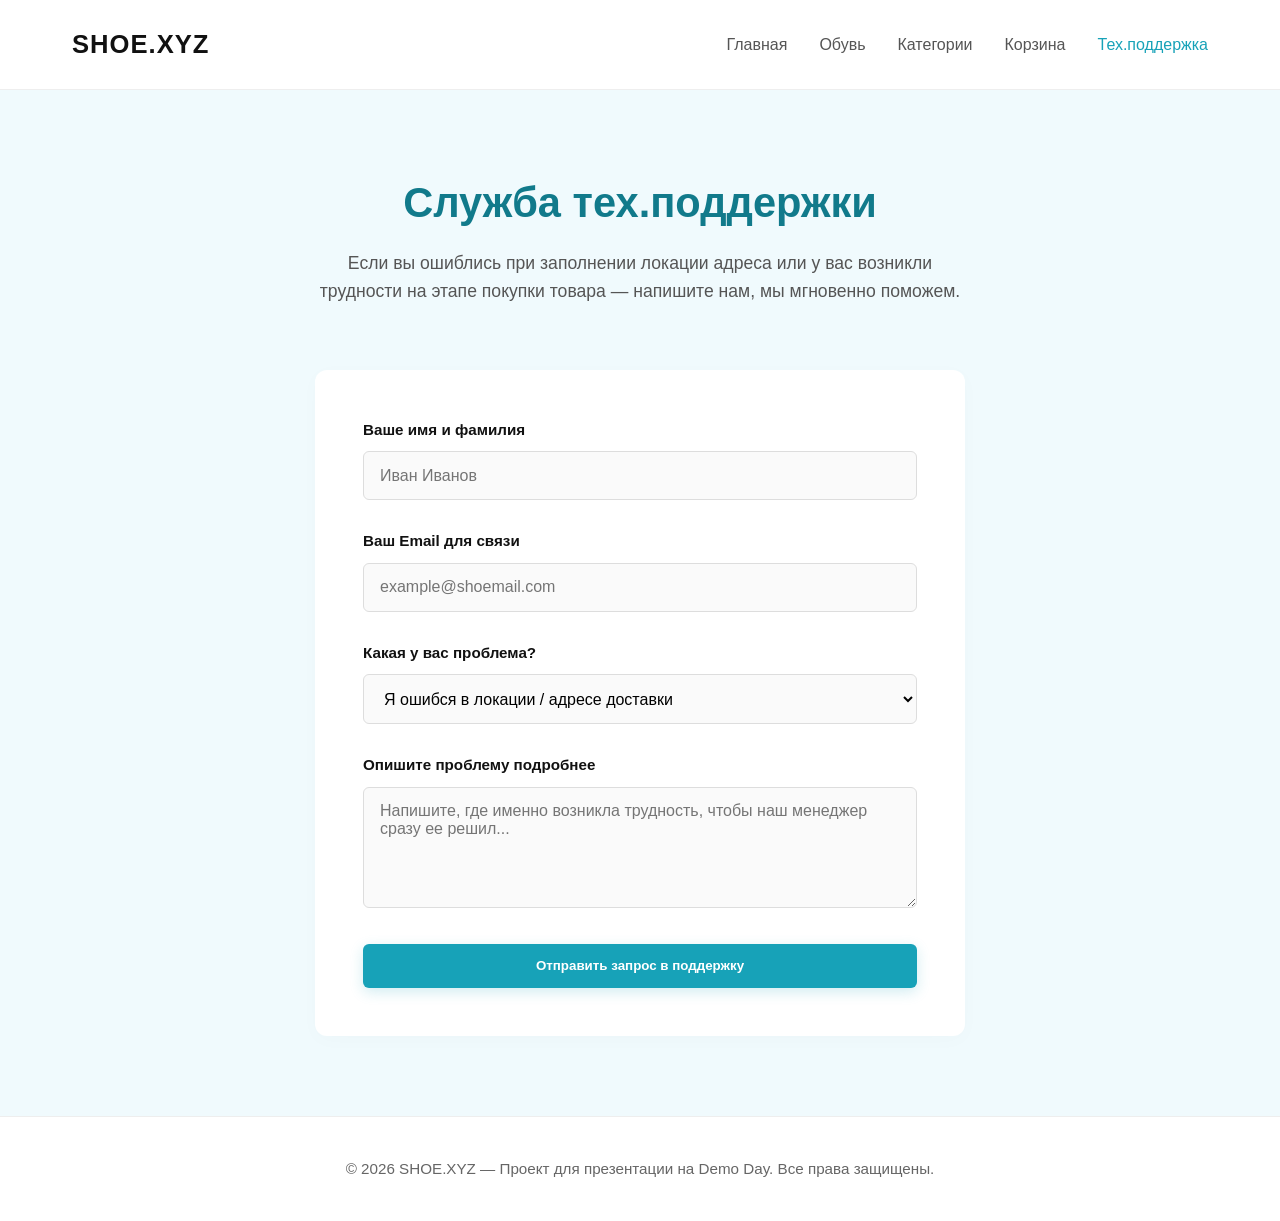
<file: support.html>
<!-- support.html -->
<!DOCTYPE html>
<html lang="ru">
<head>
    <meta charset="UTF-8">
    <meta name="viewport" content="width=device-width, initial-scale=1.0">
    <title>Техническая поддержка клиентов</title>
    <link rel="stylesheet" href="style.css">
</head>
<body class="page-support">

    <header>
        <nav class="nav-container">
            <div class="logo"><a href="index.html">SHOE.XYZ</a></div>
            <ul class="nav-menu">
                <li><a href="index.html">Главная</a></li>
                <li><a href="shoes.html">Обувь</a></li>
                <li><a href="categories.html">Категории</a></li>
                <li><a href="cart.html">Корзина</a></li>
                <li><a href="support.html" class="active">Тех.поддержка</a></li>
            </ul>
        </nav>
    </header>

    <main>
        <div class="content-wrapper">
            <h1 class="page-title">Служба тех.поддержки</h1>
            <p class="page-subtitle">Если вы ошиблись при заполнении локации адреса или у вас возникли трудности на этапе покупки товара — напишите нам, мы мгновенно поможем.</p>

            <div class="support-container">
                <form action="#" method="POST" onsubmit="return false;">
                    <div class="form-group">
                        <label for="user-name">Ваше имя и фамилия</label>
                        <input type="text" id="user-name" placeholder="Иван Иванов" required>
                    </div>

                    <div class="form-group">
                        <label for="user-email">Ваш Email для связи</label>
                        <input type="email" id="user-email" placeholder="example@shoemail.com" required>
                    </div>

                    <div class="form-group">
                        <label for="problem-type">Какая у вас проблема?</label>
                        <select id="problem-type">
                            <option value="location-error">Я ошибся в локации / адресе доставки</option>
                            <option value="buy-error">Не получается купить вещи / ошибка оплаты</option>
                            <option value="size-error">Нужна помощь с выбором правильного размера</option>
                            <option value="other-error">Другой технический сбой</option>
                        </select>
                    </div>

                    <div class="form-group">
                        <label for="problem-text">Опишите проблему подробнее</label>
                        <textarea id="problem-text" rows="5" placeholder="Напишите, где именно возникла трудность, чтобы наш менеджер сразу ее решил..." required></textarea>
                    </div>

                    <button type="submit" class="btn" style="width: 100%;">Отправить запрос в поддержку</button>
                </form>
            </div>
        </div>
    </main>

    <footer>
        <p>&copy; 2026 SHOE.XYZ — Проект для презентации на Demo Day. Все права защищены.</p>
    </footer>

</body>
</html>
</file>
<file: style.css>
/* style.css */

/* Базовые сбросы и общие настройки */
* {
    margin: 0;
    padding: 0;
    box-sizing: border-box;
}

body {
    font-family: 'Segoe UI', Tahoma, Geneva, Verdana, sans-serif;
    background-color: #ffffff;
    color: #111111;
    line-height: 1.6;
    overflow-x: hidden;
}

/* Анимация мягкого плавного появления контента */
@keyframes fadeInPage {
    from {
        opacity: 0;
        transform: translateY(20px);
    }
    to {
        opacity: 1;
        transform: translateY(0);
    }
}

main {
    animation: fadeInPage 0.8s ease-out forwards;
    padding: 5rem 2rem;
    min-height: calc(100vh - 160px);
    transition: background-color 0.5s ease;
}

.content-wrapper {
    max-width: 1200px;
    margin: 0 auto;
}

/* Навигационная панель (Header) */
header {
    background-color: #ffffff;
    border-bottom: 1px solid #eeeeee;
    position: sticky;
    top: 0;
    z-index: 100;
}

.nav-container {
    max-width: 1200px;
    margin: 0 auto;
    display: flex;
    justify-content: space-between;
    align-items: center;
    padding: 1.5rem 2rem;
}

.logo a {
    font-size: 1.6rem;
    font-weight: 800;
    color: #111111;
    text-decoration: none;
    letter-spacing: 1px;
}

.nav-menu {
    display: flex;
    list-style: none;
    gap: 2rem;
}

.nav-menu a {
    text-decoration: none;
    color: #555555;
    font-weight: 500;
    transition: color 0.3s ease, transform 0.2s ease;
}

/* Базовые стили для кнопок */
.btn {
    display: inline-block;
    color: #ffffff;
    padding: 0.9rem 2.2rem;
    text-decoration: none;
    border-radius: 6px;
    font-weight: 600;
    transition: background-color 0.3s ease, transform 0.2s ease, box-shadow 0.3s ease;
    border: none;
    cursor: pointer;
}

.btn:hover {
    transform: translateY(-3px);
}

/* Подвал (Footer) */
footer {
    background-color: #ffffff;
    border-top: 1px solid #eeeeee;
    padding: 2.5rem 2rem;
    text-align: center;
    font-size: 0.95rem;
    color: #666666;
}


/* ====================================================
   ИНДИВИДУАЛЬНЫЕ ЦВЕТА И СТИЛИ ДЛЯ КАЖДОЙ СТРАНИЦЫ
==================================================== */

/* --- 1. ГЛАВНАЯ СТРАНИЦА (Благородный Синий) --- */
body.page-index main {
    background-color: #f0f4f8; /* Очень мягкий голубой оттенок */
}
body.page-index .nav-menu a.active, 
body.page-index .nav-menu a:hover { color: #0056b3; }
body.page-index .btn { background-color: #0056b3; box-shadow: 0 4px 14px rgba(0, 86, 179, 0.2); }
body.page-index .btn:hover { background-color: #003d82; box-shadow: 0 6px 20px rgba(0, 86, 179, 0.3); }
body.page-index h1 { color: #003d82; }

/* --- 2. ОБУВЬ (Свежий Зеленый) --- */
body.page-shoes main {
    background-color: #f1f9f3; /* Мягкий мятно-зеленый фон */
}
body.page-shoes .nav-menu a.active, 
body.page-shoes .nav-menu a:hover { color: #1e7e34; }
body.page-shoes .btn { background-color: #1e7e34; box-shadow: 0 4px 14px rgba(30, 126, 52, 0.2); }
body.page-shoes .btn:hover { background-color: #125220; box-shadow: 0 6px 20px rgba(30, 126, 52, 0.3); }
body.page-shoes .product-price { color: #1e7e34; }
body.page-shoes .page-title { color: #125220; }

/* --- 3. КАТЕГОРИИ (Глубокий Фиолетовый) --- */
body.page-categories main {
    background-color: #f6f2fc; /* Нежный лавандовый фон */
}
body.page-categories .nav-menu a.active, 
body.page-categories .nav-menu a:hover { color: #6f42c1; }
body.page-categories .btn { background-color: #6f42c1; box-shadow: 0 4px 14px rgba(111, 66, 193, 0.2); }
body.page-categories .btn:hover { background-color: #49248f; box-shadow: 0 6px 20px rgba(111, 66, 193, 0.3); }
body.page-categories .page-title { color: #49248f; }

/* --- 4. КОРЗИНА (Энерничный Оранжевый) --- */
body.page-cart main {
    background-color: #fff8f2; /* Теплый персиковый фон */
}
body.page-cart .nav-menu a.active, 
body.page-cart .nav-menu a:hover { color: #fd7e14; }
body.page-cart .btn { background-color: #fd7e14; box-shadow: 0 4px 14px rgba(253, 126, 20, 0.2); }
body.page-cart .btn:hover { background-color: #ca5f0a; box-shadow: 0 6px 20px rgba(253, 126, 20, 0.3); }
body.page-cart .product-price, 
body.page-cart .summary-total { color: #fd7e14; }
body.page-cart .page-title { color: #ca5f0a; }

/* --- 5. ТЕХ.ПОДДЕРЖКА (Спокойный Бирюзовый) --- */
body.page-support main {
    background-color: #f0fafd; /* Чистый бирюзовый оттенок */
}
body.page-support .nav-menu a.active, 
body.page-support .nav-menu a:hover { color: #17a2b8; }
body.page-support .btn { background-color: #17a2b8; box-shadow: 0 4px 14px rgba(23, 162, 184, 0.2); }
body.page-support .btn:hover { background-color: #117a8b; box-shadow: 0 6px 20px rgba(23, 162, 184, 0.3); }
body.page-support input:focus, 
body.page-support textarea:focus, 
body.page-support select:focus { border-color: #17a2b8; box-shadow: 0 0 8px rgba(23, 162, 184, 0.2); }
body.page-support .page-title { color: #117a8b; }


/* ====================================================
   СТРУКТУРНЫЕ БЛОКИ И СЕТКИ СТРАНИЦ
==================================================== */

/* Главная страница */
.hero {
    display: flex;
    align-items: center;
    gap: 4rem;
}

.hero-text { flex: 1; }
.hero-text h1 { font-size: 3rem; line-height: 1.2; margin-bottom: 1.5rem; font-weight: 800; }
.hero-text p { font-size: 1.2rem; color: #444444; margin-bottom: 2rem; }
.hero-image { flex: 1; }
.hero-image img { width: 100%; border-radius: 12px; box-shadow: 0 15px 40px rgba(0,0,0,0.08); }

/* Заголовки страниц каталогов */
.page-title { font-size: 2.6rem; margin-bottom: 0.8rem; text-align: center; font-weight: 800; }
.page-subtitle { text-align: center; color: #555555; margin-bottom: 4rem; max-width: 650px; margin-left: auto; margin-right: auto; font-size: 1.1rem; }

/* Сетки товаров и категорий */
.products-grid { display: grid; grid-template-columns: repeat(auto-fit, minmax(320px, 1fr)); gap: 3rem; }
.product-card { background: #ffffff; border-radius: 12px; overflow: hidden; box-shadow: 0 4px 20px rgba(0,0,0,0.02); transition: transform 0.3s ease, box-shadow 0.3s ease; border: 1px solid rgba(0,0,0,0.03); }
.product-card:hover { transform: translateY(-8px); box-shadow: 0 20px 35px rgba(0,0,0,0.07); }
.product-card img { width: 100%; height: 260px; object-fit: cover; }
.product-info { padding: 2rem; }
.product-info h3 { margin-bottom: 0.6rem; font-size: 1.4rem; font-weight: 700; }
.product-meta { font-size: 0.95rem; color: #666666; margin-bottom: 0.6rem; }
.product-price { font-size: 1.3rem; font-weight: 700; margin-bottom: 1.2rem; }

/* Корзина */
.cart-container { display: flex; gap: 4rem; margin-top: 1rem; align-items: flex-start; }
.cart-items { flex: 2; background: #ffffff; padding: 2rem; border-radius: 12px; box-shadow: 0 4px 20px rgba(0,0,0,0.02); }
.cart-item { display: flex; align-items: center; gap: 2rem; padding: 2rem 0; border-bottom: 1px solid #eeeeee; }
.cart-item:last-child { border-bottom: none; }
.cart-item img { width: 110px; height: 110px; object-fit: cover; border-radius: 8px; }
.cart-item-details { flex: 1; }
.cart-item-details h3 { font-size: 1.25rem; margin-bottom: 0.4rem; }
.cart-summary { flex: 1; background-color: #ffffff; padding: 2.5rem; border-radius: 12px; box-shadow: 0 4px 20px rgba(0,0,0,0.02); position: sticky; top: 120px; }
.cart-summary h2 { font-size: 1.5rem; margin-bottom: 1.5rem; border-bottom: 2px solid #f5f5f5; padding-bottom: 0.5rem; }
.summary-row { display: flex; justify-content: space-between; margin-bottom: 1.2rem; font-size: 1.1rem; color: #444444; }
.summary-total { font-size: 1.5rem; font-weight: 800; border-top: 1px solid #eeeeee; padding-top: 1.2rem; margin-top: 1.2rem; }

/* Техническая поддержка (Форма) */
.support-container { max-width: 650px; margin: 0 auto; background: #ffffff; padding: 3rem; border-radius: 12px; box-shadow: 0 4px 20px rgba(0,0,0,0.02); }
.form-group { margin-bottom: 1.8rem; }
.form-group label { display: block; margin-bottom: 0.6rem; font-weight: 600; font-size: 0.95rem; }
.form-group input, .form-group textarea, .form-group select { width: 100%; padding: 0.9rem 1rem; border: 1px solid #dddddd; border-radius: 6px; font-size: 1rem; font-family: inherit; transition: all 0.3s ease; background-color: #fafafa; }
.form-group input:focus, .form-group textarea:focus, .form-group select:focus { outline: none; background-color: #ffffff; }

/* Адаптивность под мобильные устройства */
@media (max-width: 992px) {
    .hero { flex-direction: column-reverse; text-align: center; gap: 3rem; }
    .hero-text h1 { font-size: 2.4rem; }
    .cart-container { flex-direction: column; }
    .cart-items, .cart-summary { width: 100%; }
}

@media (max-width: 768px) {
    .nav-container { flex-direction: column; gap: 1.2rem; padding: 1rem; }
    .nav-menu { gap: 1rem; flex-wrap: wrap; justify-content: center; font-size: 0.95rem; }
    main { padding: 3rem 1rem; }
    .support-container { padding: 2rem 1.5rem; }
}
</file>
